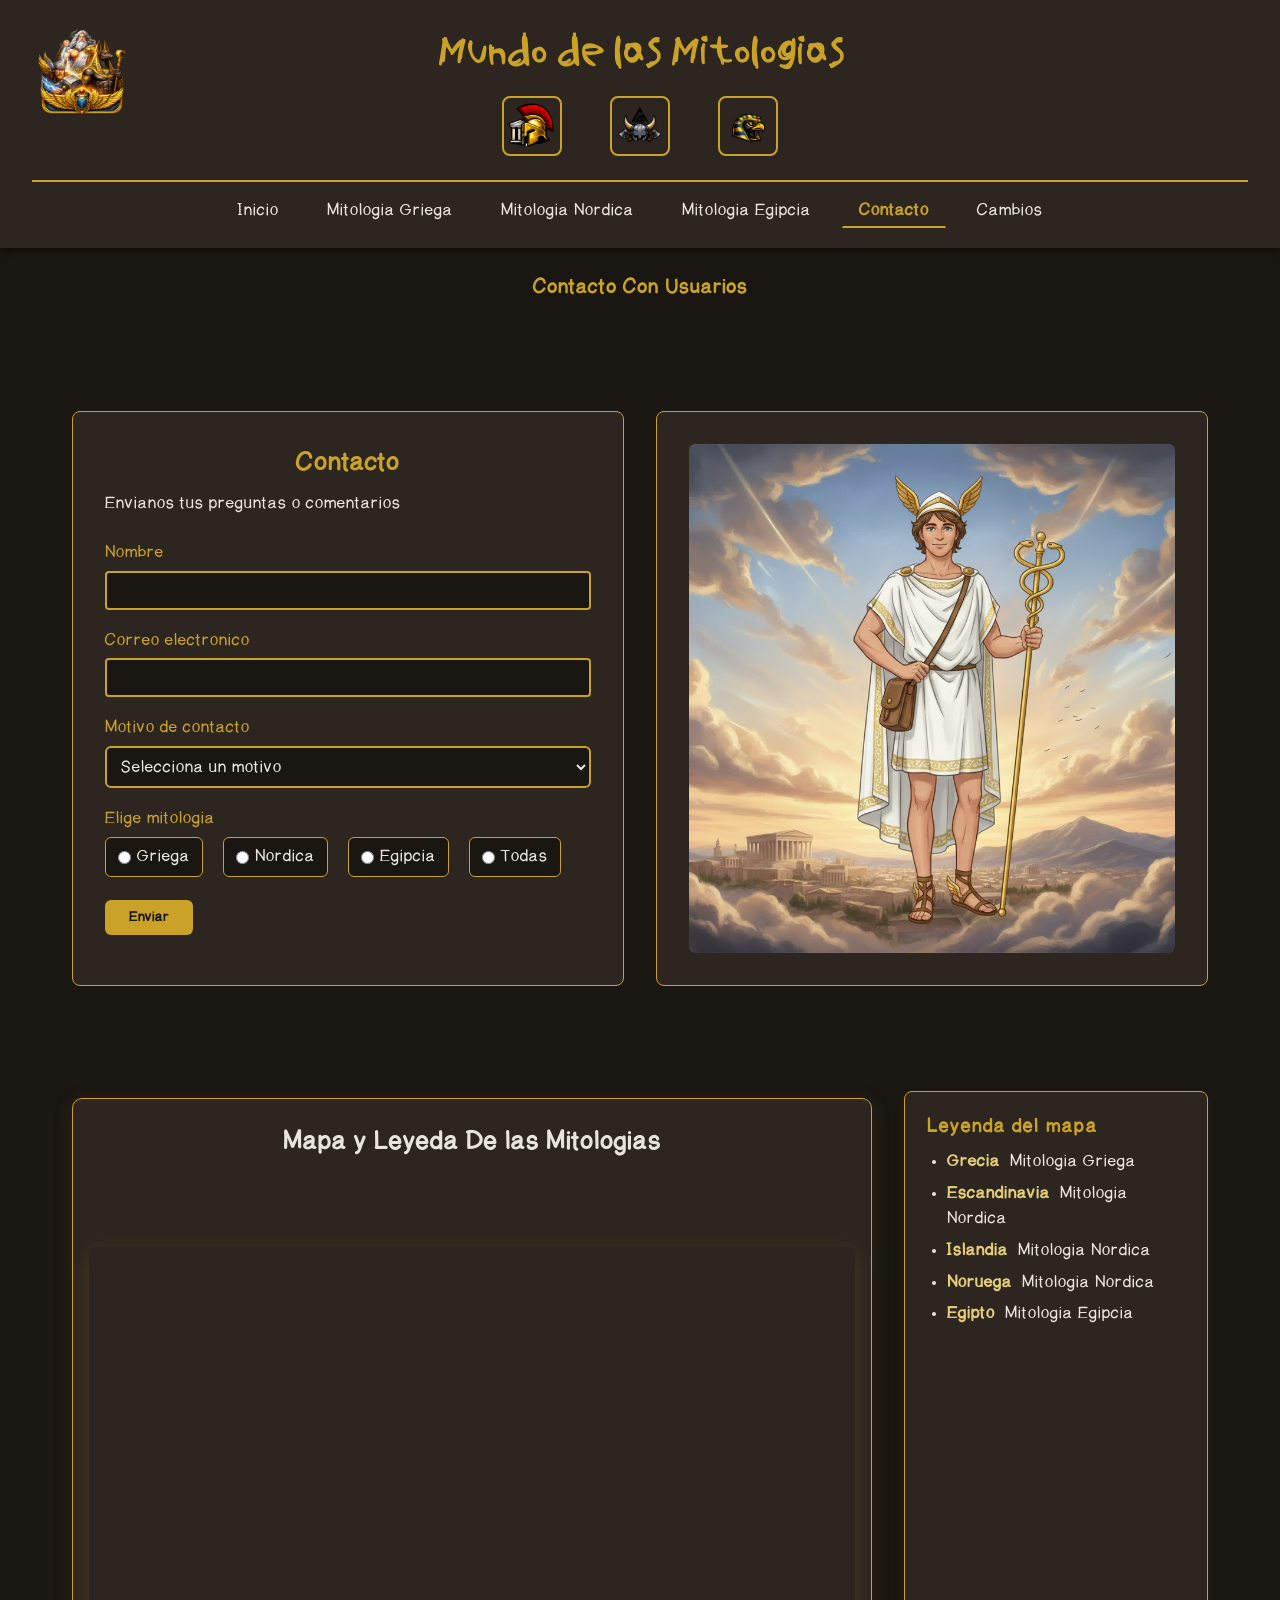
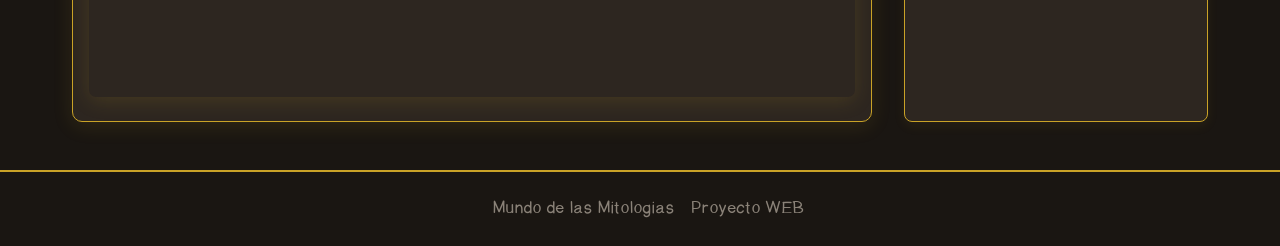
<file: contacto/contacto.html>
<!DOCTYPE html>
<html lang="es">

<head>
    <meta charset="UTF-8">
    <meta name="viewport" content="width=device-width, initial-scale=1.0">
    <link rel="shortcut icon" href="../img/favicon.png" type="image/x-icon">
    <link rel="stylesheet" href="../.css/estilo.css">
    <title>Mundo de las Mitologias</title>
</head>

<body>
    <!-- CABECERA -->
    <header>
        <div class="logo-header"> <!-- LOGO -->
            <img src="../img/favicon.png" alt="Logo Mundo de las Mitologias">
        </div>
        <h1 class="titulo-principal">Mundo de las Mitologias</h1>
        <!-- ICONOS PRINCIPALES -->
        <div class="iconos-header">
            <div class="icono icono-griego" title="Mitologia Griega"></div>
            <div class="icono icono-nordico" title="Mitologia Nordica"></div>
            <div class="icono icono-egipcio" title="Mitologia Egipcia"></div>
        </div>
        <nav class="navbar">
            <!-- MENU WEB -->
            <ul>
                <li><a href="../index.html">Inicio</a></li>
                <li><a href="../griega/griega.html">Mitologia Griega</a></li>
                <li><a href="../nordica/nordica.html">Mitologia Nordica</a></li>
                <li><a href="../egipcia/egipcia.html">Mitologia Egipcia</a></li>
                <li><a href="contacto.html" class="activo">Contacto</a></li>
                <li><a href="../feed.xml">Cambios</a></li>
            </ul>
        </nav>
    </header>

    <main>
        <!-- CONTENIDO PAGINA -->
        <br>
        <h3 style="text-align: center; color: #c9a227;">Contacto Con Usuarios</h3>
        <div class="contenedor-columnas">
            <!-- FORMULARIO CONTACTO -->
            <div class="contacto-preview">
                <h2>Contacto</h2>
                <p>Envianos tus preguntas o comentarios</p>
                <form class="formulario-contacto" action="#" method="post" autocomplete="on">
                    <div>
                        <label for="nombre">Nombre:</label>
                        <input type="text" id="nombre" name="nombre" required>
                    </div>
                    <div>
                        <label for="correo">Correo electronico:</label>
                        <input type="email" id="correo" name="correo" required>
                    </div>
                    <div>
                        <label for="motivo">Motivo de contacto:</label>
                        <select id="motivo" name="motivo" required>
                            <option value="" disabled selected>Selecciona un motivo</option>
                            <option value="consulta">Consulta</option>
                            <option value="comentario">Comentario</option>
                            <option value="sugerencia">Sugerencia</option>
                            <option value="otro">Otro</option>
                        </select>
                    </div>
                    <div>
                        <label>Elige mitologia:</label>
                        <div class="grupo-mitologia">
                            <label>
                                <input type="radio" name="mitologia" value="griega" required>
                                Griega
                            </label>
                            <label>
                                <input type="radio" name="mitologia" value="nordica">
                                Nordica
                            </label>
                            <label>
                                <input type="radio" name="mitologia" value="egipcia">
                                Egipcia
                            </label>
                            <label>
                                <input type="radio" name="mitologia" value="todas">
                                Todas
                            </label>
                        </div>
                    </div>
                    <div>
                        <button class="btn" type="submit">Enviar</button>
                    </div>
                </form>
            </div>
            <!-- IMAGEN HERMES -->
            <div class="tarjeta-hermes">
                <img class="img-hermes" src="../img/Hermes.png" alt="Hermes mensajero">
            </div>
        </div>

        <!-- MAPA DE UBICACIÓN REFERENTE A LAS MITOLOGÍAS -->
        <div class="contenedor-columnas">
            <div class="mapa-contacto">
                <h2>Mapa y Leyeda De las Mitologias</h2>
                <br>
                <!-- MAPA GOOGLE -->
                <iframe id="mapa"
                    src="https://www.google.com/maps/embed?pb=!1m18!1m12!1m3!1d48841587.69317941!2d-18.558331368037358!3d41.654576647821365!2m3!1f0!2f0!3f0!3m2!1i1024!2i768!4f13.1!3m3!1m2!1s0x46ed8886cfadda85%3A0x72ef99e6b3fcf079!2sEuropa!5e0!3m2!1ses!2ses!4v1771088539968!5m2!1ses!2ses"
                    width="600" height="450" style="border:0;" allowfullscreen="" loading="lazy"
                    referrerpolicy="no-referrer-when-downgrade"></iframe>

            </div>
            <!-- LEYENDA -->
            <div class="leyenda">
                <strong>
                    Leyenda del mapa:
                </strong>
                
                <ul>
                    <li><span id="grecia">Grecia</span>: Mitologia Griega</li>
                    <li><span id="escandinavia">Escandinavia</span>: Mitologia Nordica</li>
                    <li><span id="islandia">Islandia</span>: Mitologia Nordica</li>
                    <li><span id="noruega">Noruega</span>: Mitologia Nordica</li>
                    <li><span id="egipto">Egipto</span>: Mitologia Egipcia</li>
                </ul>
            </div>
        </div>
    </main>

    <!-- PIE DE PÁGINA -->
    <footer>
        <p>&copy; Mundo de las Mitologias - Proyecto WEB</p>
    </footer>
    <script src="../.js/interactive-map.js"></script>
</body>

</html>
</file>
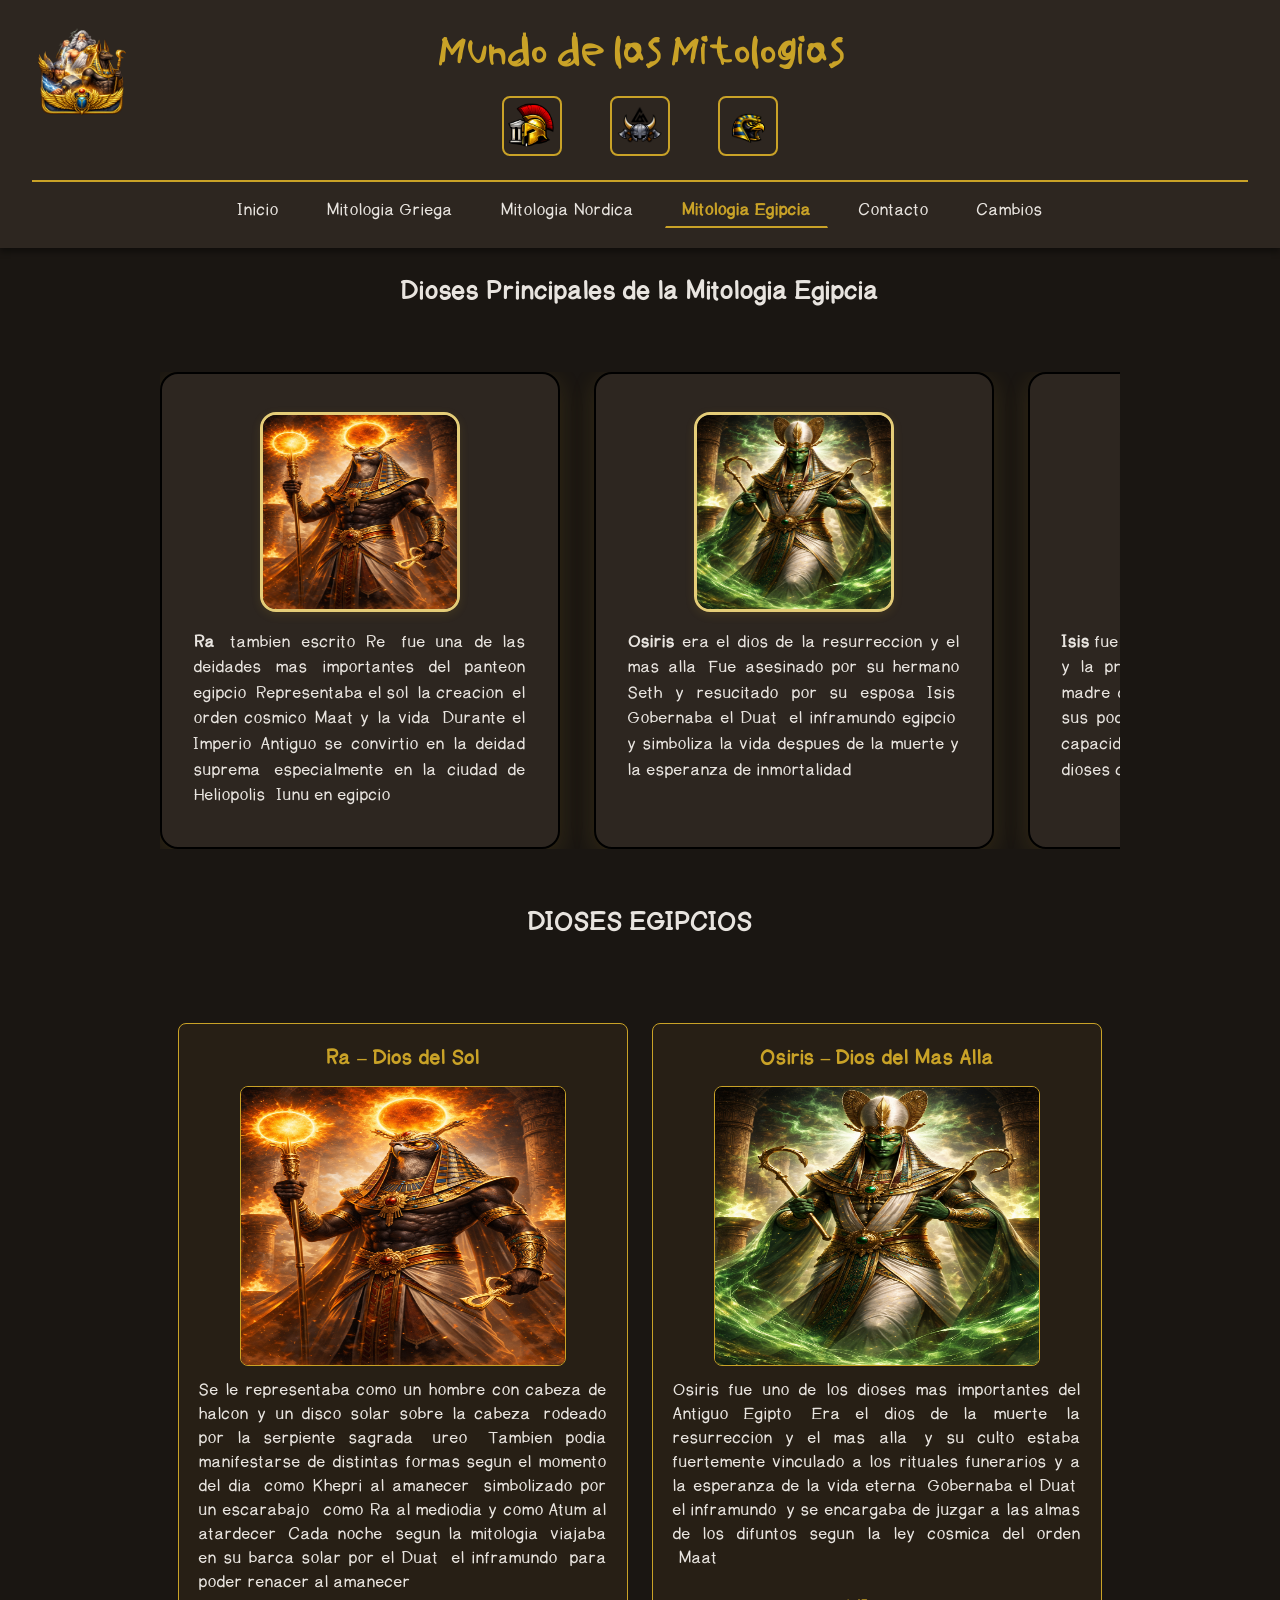
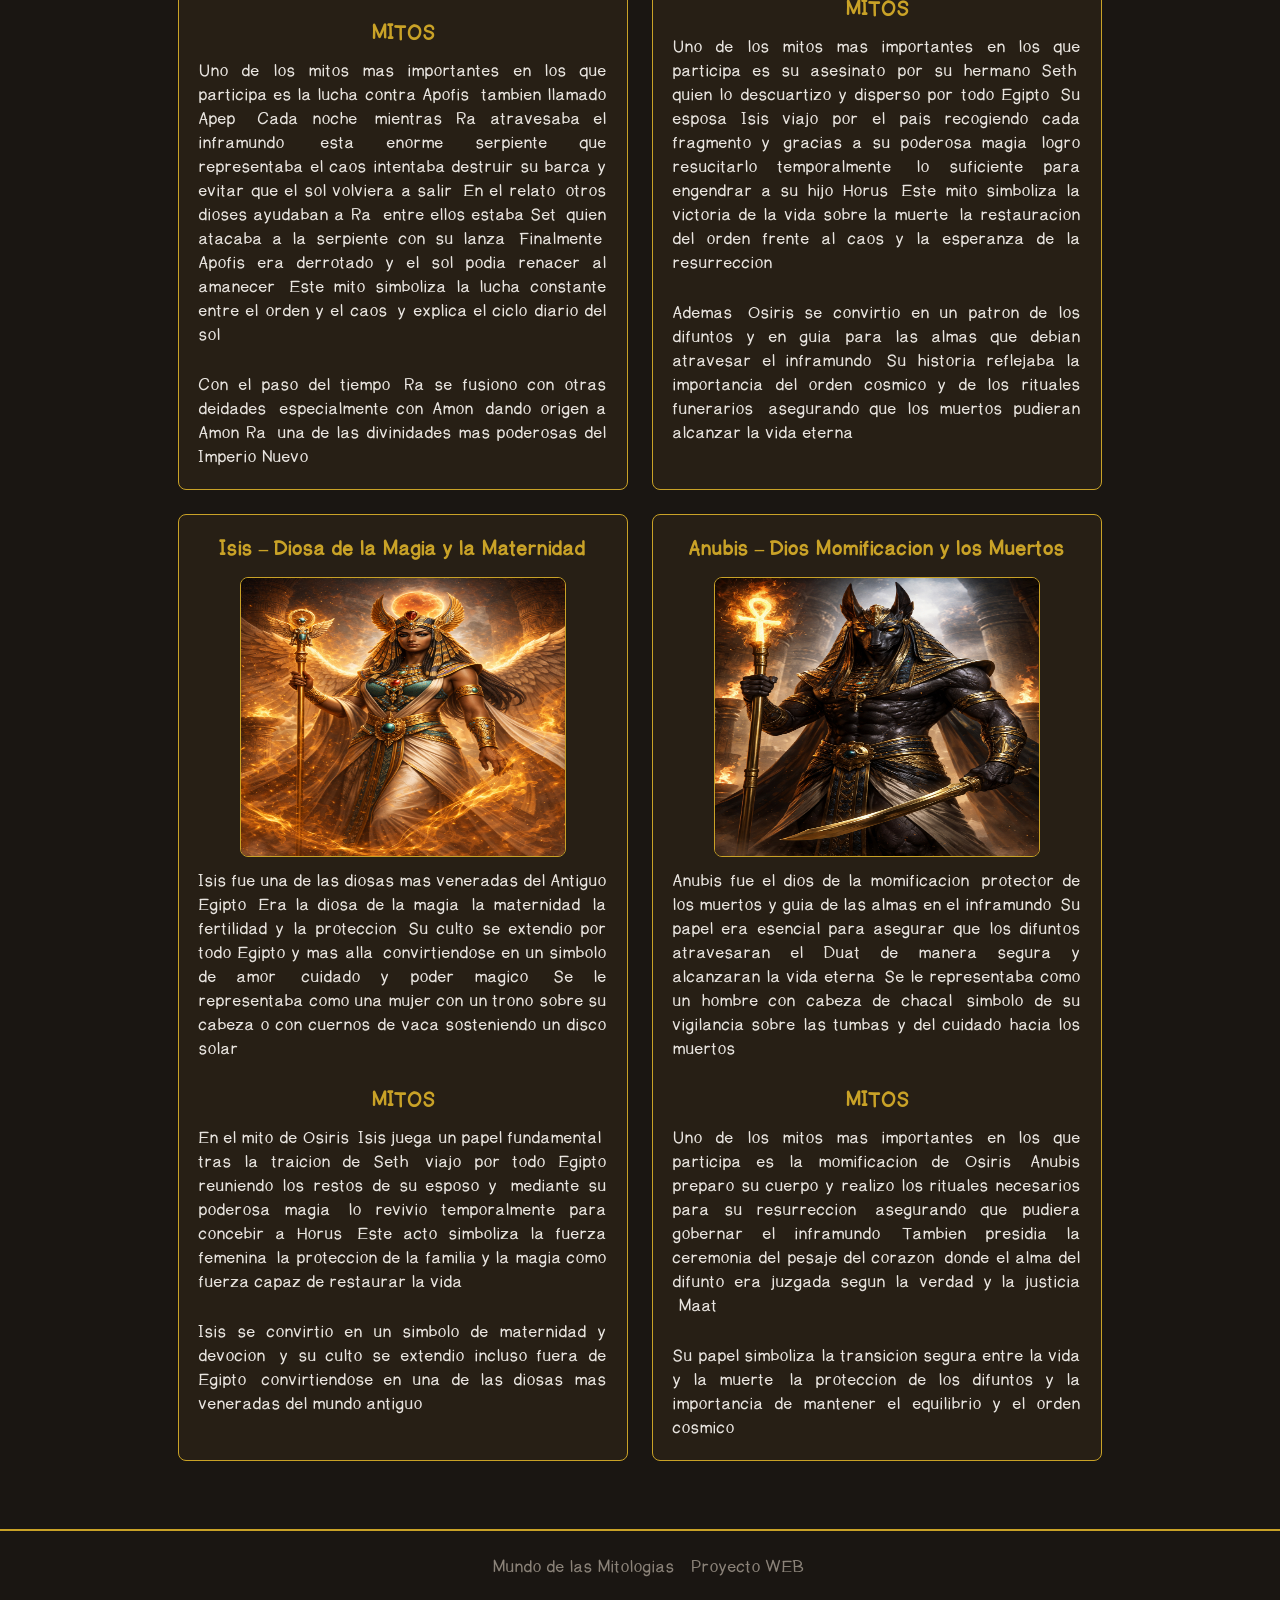
<file: egipcia/egipcia.html>
<!DOCTYPE html>
<html lang="es">

<head>
    <meta charset="UTF-8">
    <meta name="viewport" content="width=device-width, initial-scale=1.0">
    <link rel="shortcut icon" href="../img/favicon.png" type="image/x-icon">
    <link rel="stylesheet" href="../.css/estilo.css">
    
    <title>Mundo de las Mitologias</title>
</head>

<body>
    <!-- CABECERA -->
    <header>
        <h1 class="titulo-principal">Mundo de las Mitologias</h1>
        <div class="logo-header">
            <img src="../img/favicon.png" alt="Logo Mundo de las Mitologias">
        </div>
        <!-- ICONOS PRINCIPALES -->
        <div class="iconos-header">
            <div class="icono icono-griego" title="Mitologia Griega"></div>
            <div class="icono icono-nordico" title="Mitologia Nordica"></div>
            <div class="icono icono-egipcio" title="Mitologia Egipcia"></div>
        </div>
        <!-- MENU WEB -->
        <nav class="navbar">
            <ul>
                <li><a href="../index.html">Inicio</a></li>
                <li><a href="../griega/griega.html">Mitologia Griega</a></li>
                <li><a href="../nordica/nordica.html">Mitologia Nordica</a></li>
                <li><a href="egipcia.html" class="activo">Mitologia Egipcia</a></li>
                <li><a href="../contacto/contacto.html">Contacto</a></li>
                <li><a href="../feed.xml">Cambios</a></li>
            </ul>
        </nav>
    </header>
    <!-- CARRUSEL DIOSES -->
    <div>
        <br>
        <h2>Dioses Principales de la Mitologia Egipcia</h2>
        <ul class="slider">
            <li>
                <img src="../img/ra.png" alt="Ra - Dios del Sol">
                <p><strong>Ra</strong> (tambien escrito Re) fue una de las deidades mas importantes del panteon
                    egipcio. Representaba el sol, la creacion, el orden cosmico Maat y la vida. Durante el
                    Imperio Antiguo se convirtio en la deidad suprema, especialmente en la ciudad de Heliopolis (Iunu en
                    egipcio).</p>
            </li>
            <li>
                <img src="../img/osiris.png" alt="Osiris - Dios de la Resurreccion">
                <p><strong>Osiris</strong> era el dios de la resurreccion y el mas alla. Fue asesinado por su hermano
                    Seth y resucitado por su esposa Isis. Gobernaba el Duat, el inframundo egipcio, y simboliza la vida
                    despues de la muerte y la esperanza de inmortalidad.</p>
            </li>
            <li>
                <img src="../img/iris.png" alt="Isis - Diosa de la Magia">
                <p><strong>Isis</strong> fue la diosa de la magia, la maternidad y la proteccion. Esposa fiel de Osiris
                    y madre devota de Horus, fue venerada por sus poderes magicos, su compasion y su capacidad de
                    proteccion tanto de los dioses como de los humanos.</p>
            </li>
            <li>
                <img src="../img/anubis.png" alt="Anubis - Dios de los muertos">
                <p> <strong>Anubis</strong>, representado con cabeza de chacal, era el protector de las tumbas y dios de
                    la momificacion. Se encargaba de guiar las almas al mas alla y supervisaba el pesaje del corazon
                    para determinar la pureza del difunto.</p>
            </li>
        </ul>
        <br>
        <h2>DIOSES EGIPCIOS</h2>
        <div class="dioses">
            <div>
                <h3>Ra – Dios del Sol</h3>
                <img src="../img/ra.png" alt="Ra - Dios del Sol">
                <p>Se le representaba como un hombre con cabeza de halcon y un disco solar sobre la cabeza, rodeado por
                    la serpiente sagrada (ureo). Tambien podia manifestarse de distintas formas segun el momento del
                    dia: como Khepri al amanecer (simbolizado por un escarabajo), como Ra al mediodia y como Atum al
                    atardecer. Cada noche, segun la mitologia, viajaba en su barca solar por el Duat (el inframundo)
                    para poder renacer al amanecer.</p>
                <br>
                <h3>MITOS</h3>
                <p>Uno de los mitos mas importantes en los que participa es la lucha contra Apofis (tambien llamado
                    Apep). Cada noche, mientras Ra atravesaba el inframundo, esta enorme serpiente que representaba el
                    caos intentaba destruir su barca y evitar que el sol volviera a salir. En el relato, otros dioses
                    ayudaban a Ra; entre ellos estaba Set, quien atacaba a la serpiente con su lanza. Finalmente, Apofis
                    era derrotado y el sol podia renacer al amanecer. Este mito simboliza la lucha constante entre el
                    orden y el caos, y explica el ciclo diario del sol.</p>
                <br>
                <p>
                    Con el paso del tiempo, Ra se fusiono con otras deidades, especialmente con Amon, dando origen a
                    Amon-Ra, una de las divinidades mas poderosas del Imperio Nuevo.</p>
            </div>

            <div>
                <h3>Osiris – Dios del Mas Alla</h3>
                <img src="../img/osiris.png" alt="Osiris - Dios del Mas Alla">
                <p>Osiris fue uno de los dioses mas importantes del Antiguo Egipto. Era el dios de la muerte, la
                    resurreccion y el mas alla, y su culto estaba fuertemente vinculado a los rituales funerarios y a la
                    esperanza de la vida eterna. Gobernaba el Duat, el inframundo, y se encargaba de juzgar a las almas
                    de los difuntos segun la ley cosmica del orden (Maat).</p>
                <br>
                <h3>MITOS</h3>
                <p>Uno de los mitos mas importantes en los que participa es su asesinato por su hermano Seth, quien lo
                    descuartizo y disperso por todo Egipto. Su esposa Isis viajo por el pais recogiendo cada fragmento
                    y, gracias a su poderosa magia, logro resucitarlo temporalmente, lo suficiente para engendrar a su
                    hijo Horus. Este mito simboliza la victoria de la vida sobre la muerte, la restauracion del orden
                    frente al caos y la esperanza de la resurreccion.</p>
                <br>
                <p>Ademas, Osiris se convirtio en un patron de los difuntos y en guia para las almas que debian
                    atravesar el inframundo. Su historia reflejaba la importancia del orden cosmico y de los rituales
                    funerarios, asegurando que los muertos pudieran alcanzar la vida eterna.</p>
            </div>
            
            <div>
                <h3>Isis – Diosa de la Magia y la Maternidad</h3>
                <img src="../img/iris.png" alt="Isis - Diosa de la Magia y la Maternidad">
                <p>Isis fue una de las diosas mas veneradas del Antiguo Egipto. Era la diosa de la magia, la maternidad,
                    la fertilidad y la proteccion. Su culto se extendio por todo Egipto y mas alla, convirtiendose en un
                    simbolo de amor, cuidado y poder magico. Se le representaba como una mujer con un trono sobre su
                    cabeza o con cuernos de vaca sosteniendo un disco solar.</p>
                <br>
                <h3>MITOS</h3>
                <p>En el mito de Osiris, Isis juega un papel fundamental: tras la traicion de Seth, viajo por todo
                    Egipto reuniendo los restos de su esposo y, mediante su poderosa magia, lo revivio temporalmente
                    para concebir a Horus. Este acto simboliza la fuerza femenina, la proteccion de la familia y la
                    magia como fuerza capaz de restaurar la vida.</p>
                <br>
                <p>Isis se convirtio en un simbolo de maternidad y devocion, y su culto se extendio incluso fuera de
                    Egipto, convirtiendose en una de las diosas mas veneradas del mundo antiguo.</p>
            </div>

            <div>
                <h3>Anubis – Dios Momificacion y los Muertos</h3>
                <img src="../img/anubis.png" alt="Anubis - Dios de la Momificacion y los Muertos">
                <p>Anubis fue el dios de la momificacion, protector de los muertos y guia de las almas en el inframundo.
                    Su papel era esencial para asegurar que los difuntos atravesaran el Duat de manera segura y
                    alcanzaran la vida eterna. Se le representaba como un hombre con cabeza de chacal, simbolo de su
                    vigilancia sobre las tumbas y del cuidado hacia los muertos.</p>
                <br>
                <h3>MITOS</h3>
                <p>Uno de los mitos mas importantes en los que participa es la momificacion de Osiris. Anubis preparo su
                    cuerpo y realizo los rituales necesarios para su resurreccion, asegurando que pudiera gobernar el
                    inframundo. Tambien presidia la ceremonia del pesaje del corazon, donde el alma del difunto era
                    juzgada segun la verdad y la justicia (Maat).</p>
                <br>
                <p>Su papel simboliza la transicion segura entre la vida y la muerte, la proteccion de los difuntos y la
                    importancia de mantener el equilibrio y el orden cosmico.</p>
            </div>
        </div>
        <footer>
            <p>&copy; Mundo de las Mitologias - Proyecto WEB</p>
        </footer>
</body>

</html>
</file>
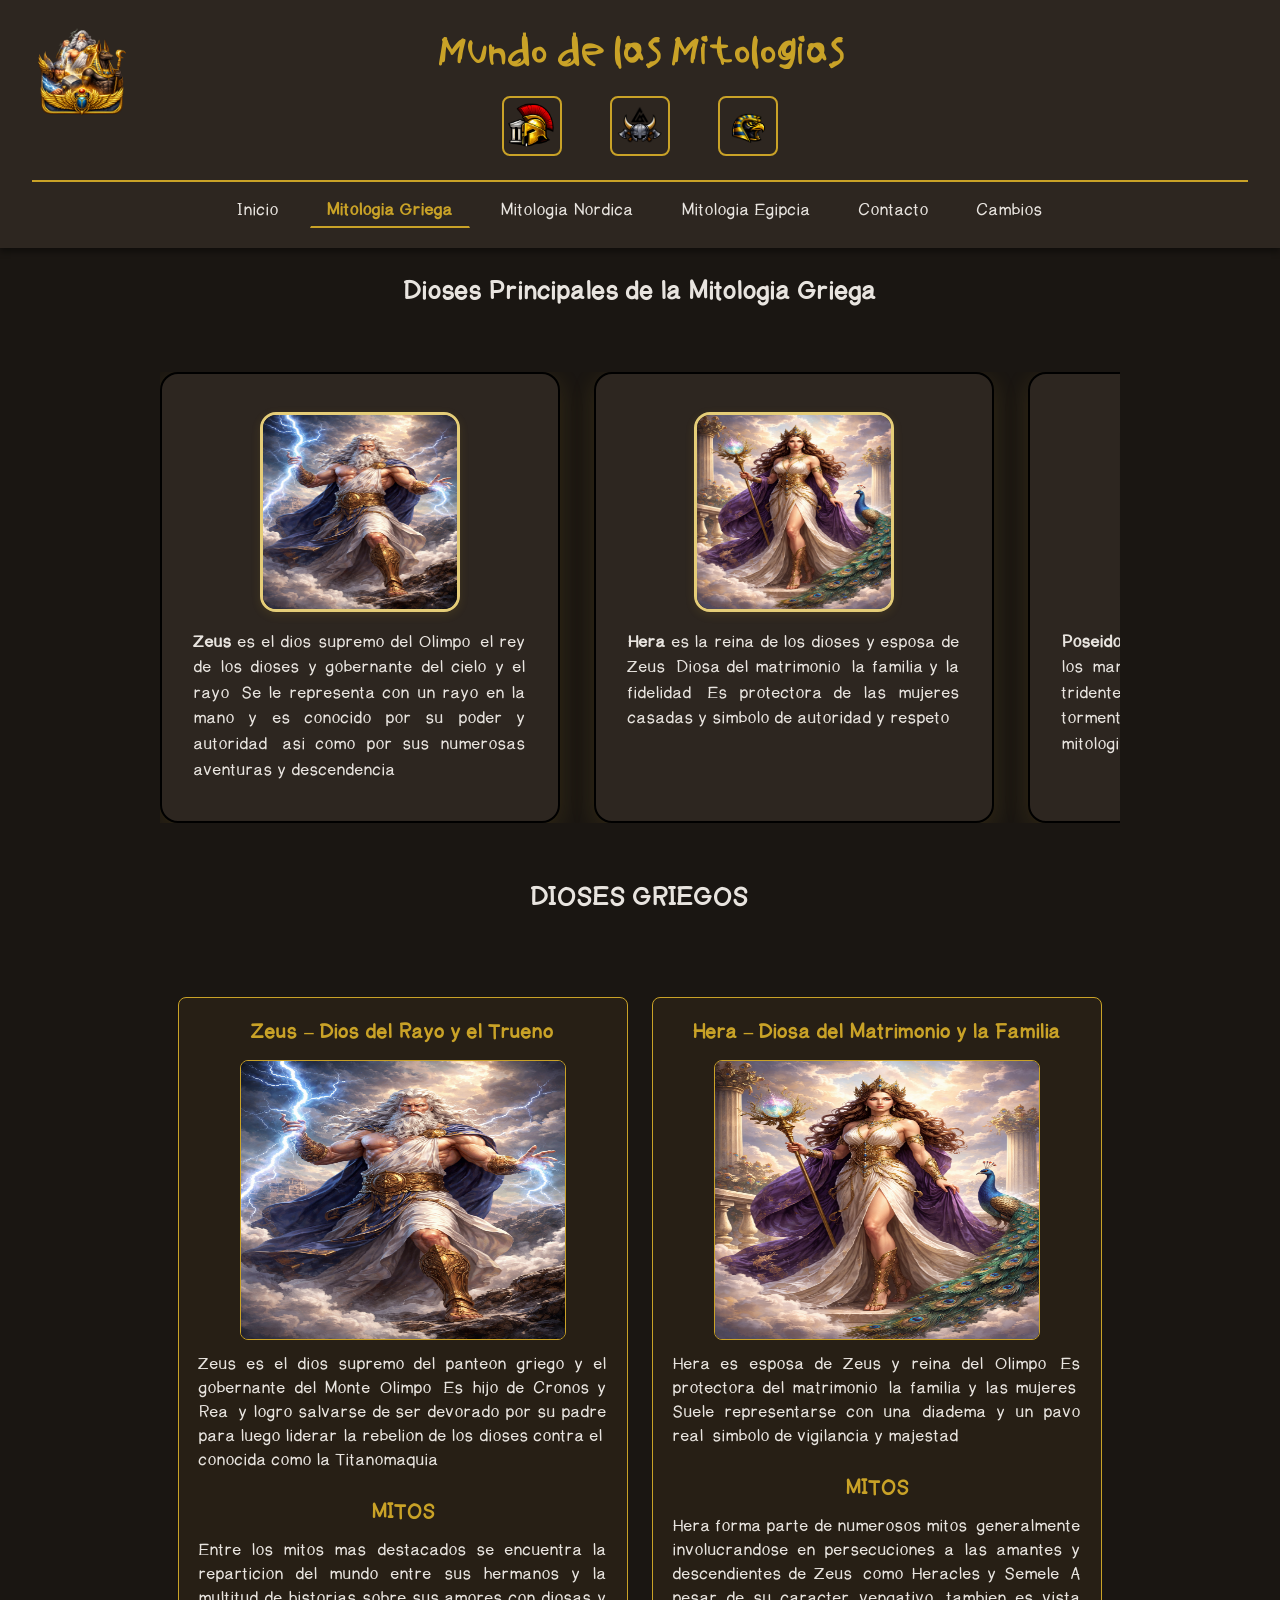
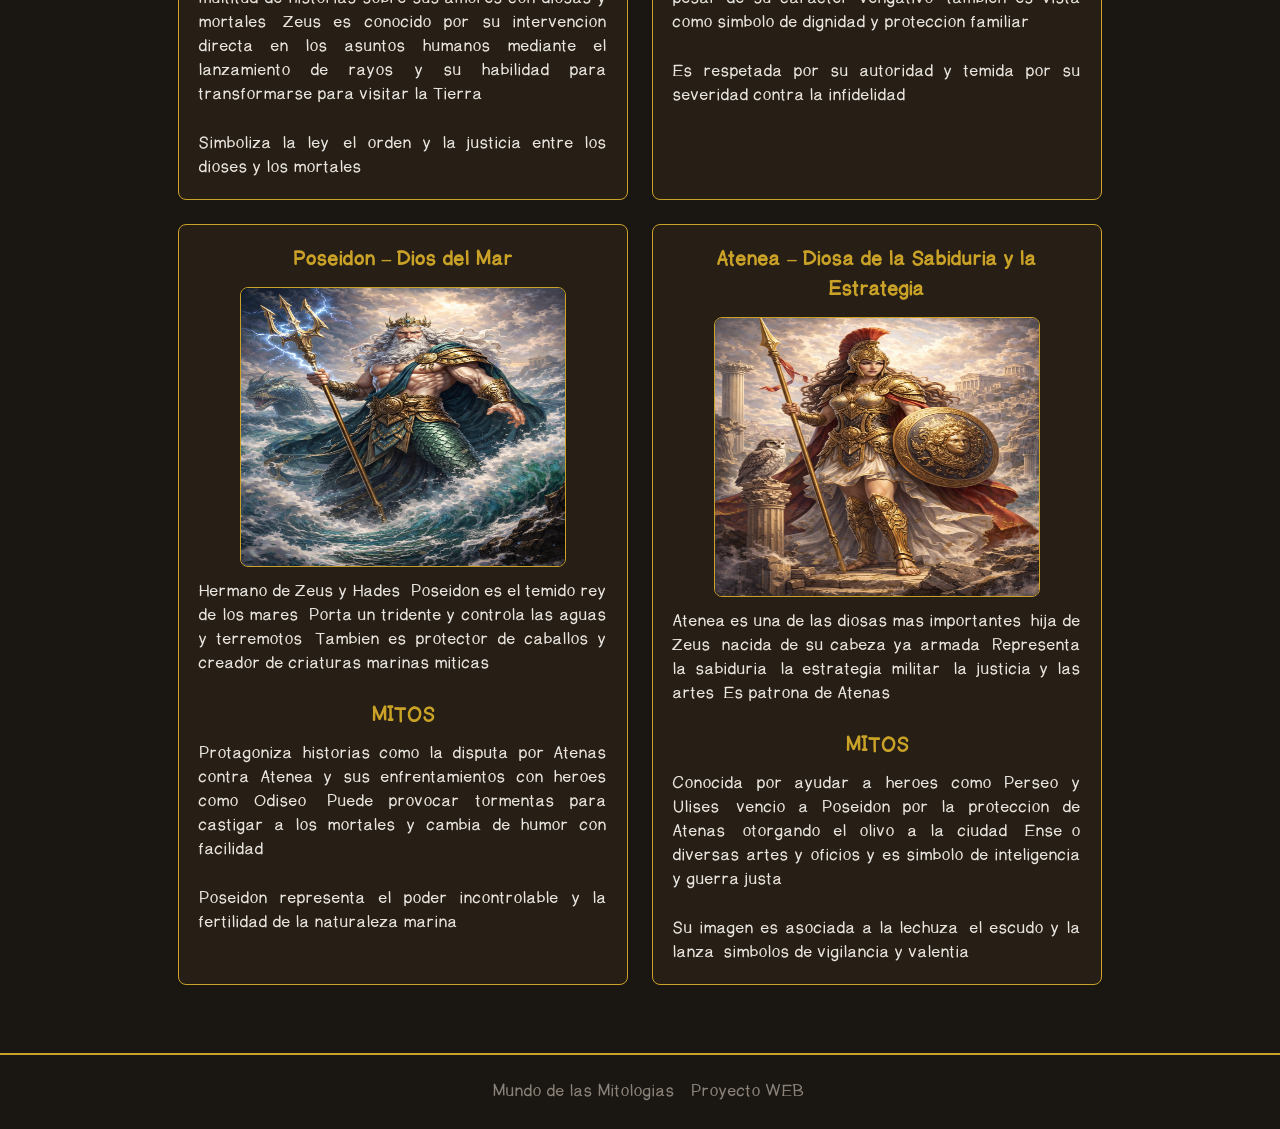
<file: griega/griega.html>
<!DOCTYPE html>
<html lang="es">

<head>
    <meta charset="UTF-8">
    <meta name="viewport" content="width=device-width, initial-scale=1.0">
    <link rel="shortcut icon" href="../img/favicon.png" type="image/x-icon">
    <link rel="stylesheet" href="../.css/estilo.css">
    <title>Mundo de las Mitologias</title>
</head>

<body>
    <!-- CABECERA -->
    <header>
        <h1 class="titulo-principal">Mundo de las Mitologias</h1>
        <div class="logo-header">
            <img src="../img/favicon.png" alt="Logo Mundo de las Mitologias">
        </div>
        <!-- ICONOS PRINCIPALES -->
        <div class="iconos-header">
            <div class="icono icono-griego" title="Mitologia Griega"></div>
            <div class="icono icono-nordico" title="Mitologia Nordica"></div>
            <div class="icono icono-egipcio" title="Mitologia Egipcia"></div>
        </div>
        <!-- MENU WEB -->
        <nav class="navbar">
            <ul>
                <li><a href="../index.html">Inicio</a></li>
                <li><a href="griega.html" class="activo">Mitologia Griega</a></li>
                <li><a href="../nordica/nordica.html">Mitologia Nordica</a></li>
                <li><a href="../egipcia/egipcia.html">Mitologia Egipcia</a></li>
                <li><a href="../contacto/contacto.html">Contacto</a></li>
                <li><a href="../feed.xml">Cambios</a></li>
            </ul>
        </nav>
    </header>
    <!-- CARRUSEL DIOSES -->
    <div>
        <br>
        <h2>Dioses Principales de la Mitologia Griega</h2>
        <ul class="slider">
            <li>
                <img src="../img/zeus.png" alt="Zeus - Dios del rayo y el trueno">
                <p><strong>Zeus</strong> es el dios supremo del Olimpo, el rey de los dioses y gobernante del cielo y el
                    rayo. Se le representa con un rayo en la mano y es conocido por su poder y autoridad, asi como por
                    sus numerosas aventuras y descendencia.</p>
            </li>
            <li>
                <img src="../img/hera.png" alt="Hera - Diosa del matrimonio">
                <p><strong>Hera</strong> es la reina de los dioses y esposa de Zeus. Diosa del matrimonio, la familia y
                    la fidelidad. Es protectora de las mujeres casadas y simbolo de autoridad y respeto.</p>
            </li>
            <li>
                <img src="../img/poseidon.png" alt="Poseidon - Dios del mar">
                <p><strong>Poseidon</strong> es el hermano de Zeus y dios de los mares, rios y terremotos. Maneja un
                    tridente poderoso capaz de provocar tormentas en el mar y es esencial en la mitologia griega.</p>
            </li>
            <li>
                <img src="../img/athenea.png" alt="Atenea - Diosa de la sabiduria">
                <p><strong>Atenea</strong> es la diosa de la sabiduria, la estrategia y las artes. Hija de Zeus, nacio
                    completamente armada de su cabeza y es defensora de Atenas, la ciudad que lleva su nombre.</p>
            </li>
        </ul>
        <br>
        <h2>DIOSES GRIEGOS</h2>
        <div class="dioses">
            <div>
                <h3>Zeus – Dios del Rayo y el Trueno</h3>
                <img src="../img/zeus.png" alt="Zeus - Dios del Rayo y el Trueno">
                <p>Zeus es el dios supremo del panteon griego y el gobernante del Monte Olimpo. Es hijo de Cronos y Rea,
                    y logro salvarse de ser devorado por su padre para luego liderar la rebelion de los dioses contra
                    el, conocida como la Titanomaquia.</p>
                <br>
                <h3>MITOS</h3>
                <p>Entre los mitos mas destacados se encuentra la reparticion del mundo entre sus hermanos y la multitud
                    de historias sobre sus amores con diosas y mortales. Zeus es conocido por su intervencion directa en
                    los asuntos humanos mediante el lanzamiento de rayos y su habilidad para transformarse para visitar
                    la Tierra.</p>
                <br>
                <p>Simboliza la ley, el orden y la justicia entre los dioses y los mortales.</p>
            </div>
            <div>
                <h3>Hera – Diosa del Matrimonio y la Familia</h3>
                <img src="../img/hera.png" alt="Hera - Diosa del Matrimonio y la Familia">
                <p>Hera es esposa de Zeus y reina del Olimpo. Es protectora del matrimonio, la familia y las mujeres.
                    Suele representarse con una diadema y un pavo real, simbolo de vigilancia y majestad.</p>
                <br>
                <h3>MITOS</h3>
                <p>Hera forma parte de numerosos mitos, generalmente involucrandose en persecuciones a las amantes y
                    descendientes de Zeus, como Heracles y Semele. A pesar de su caracter vengativo, tambien es vista
                    como simbolo de dignidad y proteccion familiar.</p>
                <br>
                <p>Es respetada por su autoridad y temida por su severidad contra la infidelidad.</p>
            </div>
            <div>
                <h3>Poseidon – Dios del Mar</h3>
                <img src="../img/poseidon.png" alt="Poseidon - Dios del Mar">
                <p>Hermano de Zeus y Hades, Poseidon es el temido rey de los mares. Porta un tridente y controla las
                    aguas y terremotos. Tambien es protector de caballos y creador de criaturas marinas miticas.</p>
                <br>
                <h3>MITOS</h3>
                <p>Protagoniza historias como la disputa por Atenas contra Atenea y sus enfrentamientos con heroes como
                    Odiseo. Puede provocar tormentas para castigar a los mortales y cambia de humor con facilidad.</p>
                <br>
                <p>Poseidon representa el poder incontrolable y la fertilidad de la naturaleza marina.</p>
            </div>
            <div>
                <h3>Atenea – Diosa de la Sabiduria y la Estrategia</h3>
                <img src="../img/athenea.png" alt="Atenea - Diosa de la Sabiduria y la Estrategia">
                <p>Atenea es una de las diosas mas importantes, hija de Zeus, nacida de su cabeza ya armada. Representa
                    la sabiduria, la estrategia militar, la justicia y las artes. Es patrona de Atenas.</p>
                <br>
                <h3>MITOS</h3>
                <p>Conocida por ayudar a heroes como Perseo y Ulises, vencio a Poseidon por la proteccion de Atenas,
                    otorgando el olivo a la ciudad. Enseño diversas artes y oficios y es simbolo de inteligencia y
                    guerra justa.</p>
                <br>
                <p>Su imagen es asociada a la lechuza, el escudo y la lanza, simbolos de vigilancia y valentia.</p>
            </div>
        </div>
        <footer>
            <p>&copy; Mundo de las Mitologias - Proyecto WEB</p>
        </footer>
    </div>
</body>

</html>
</file>
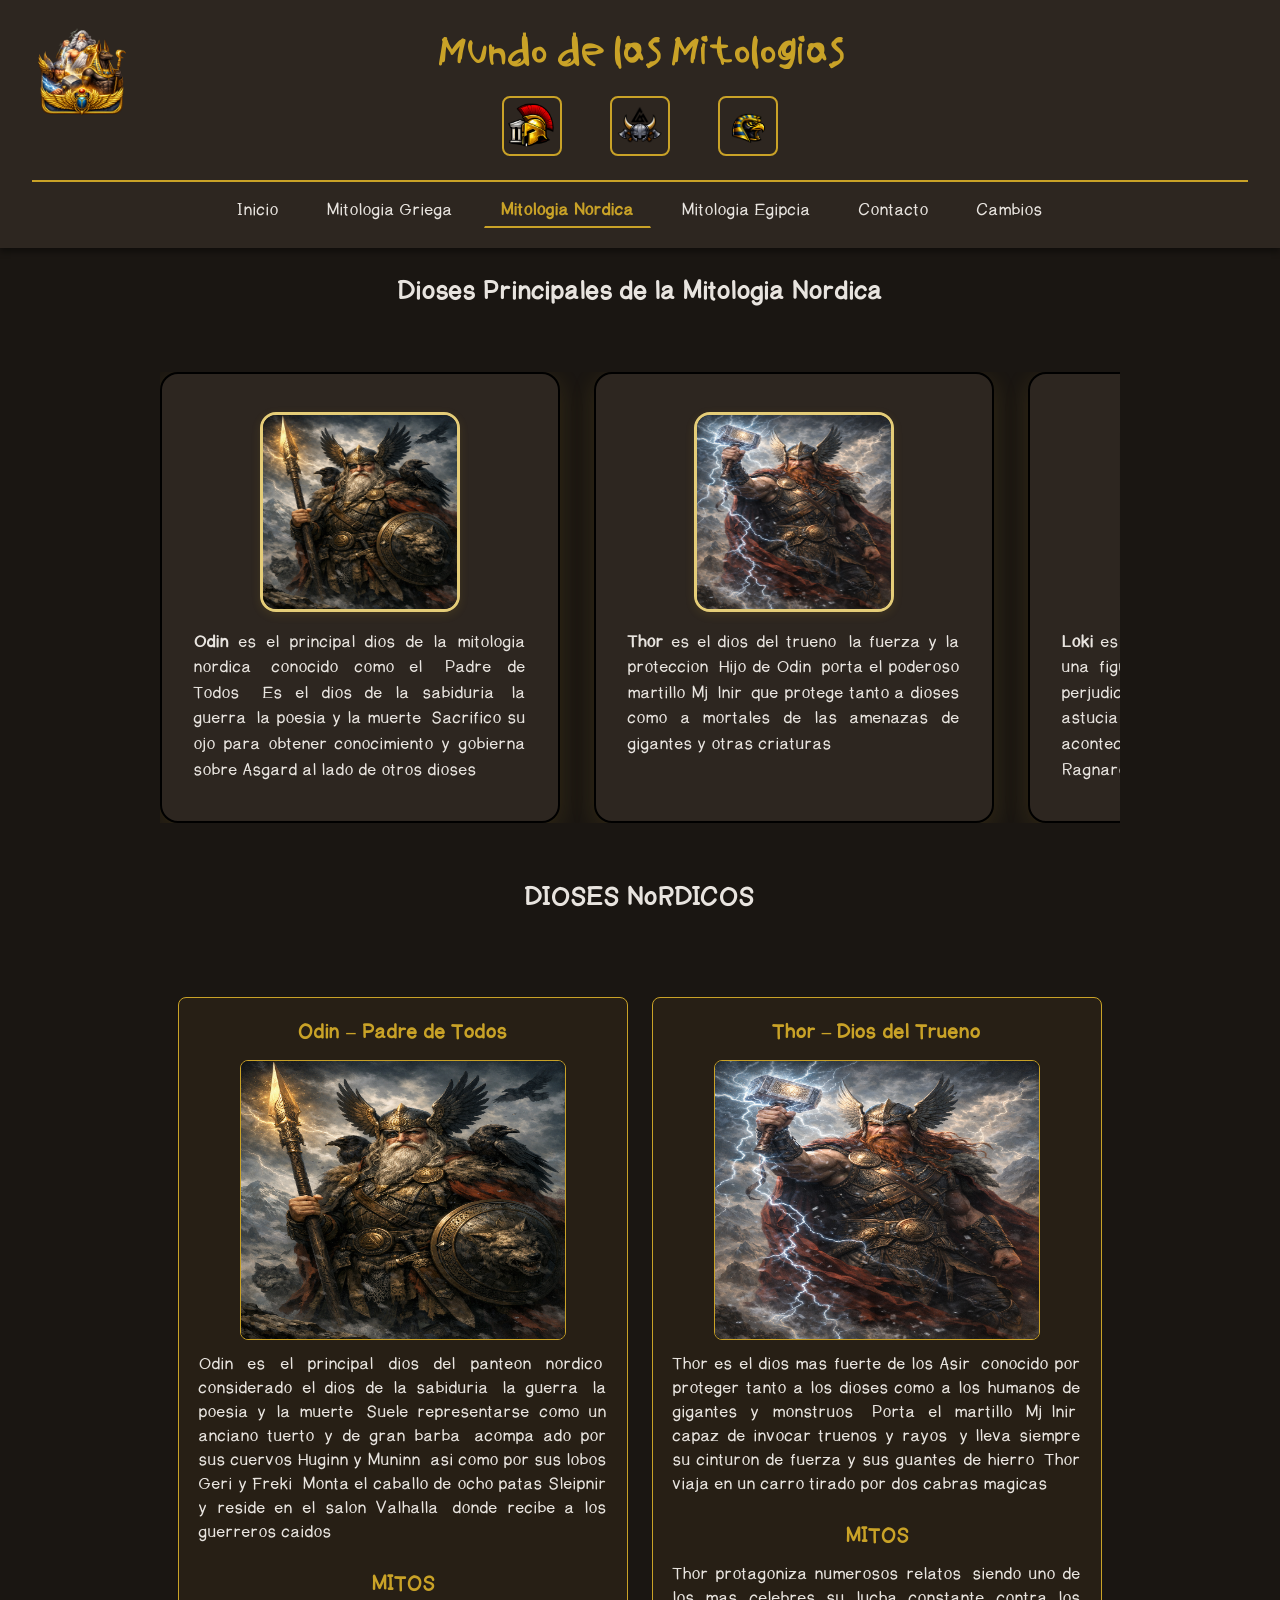
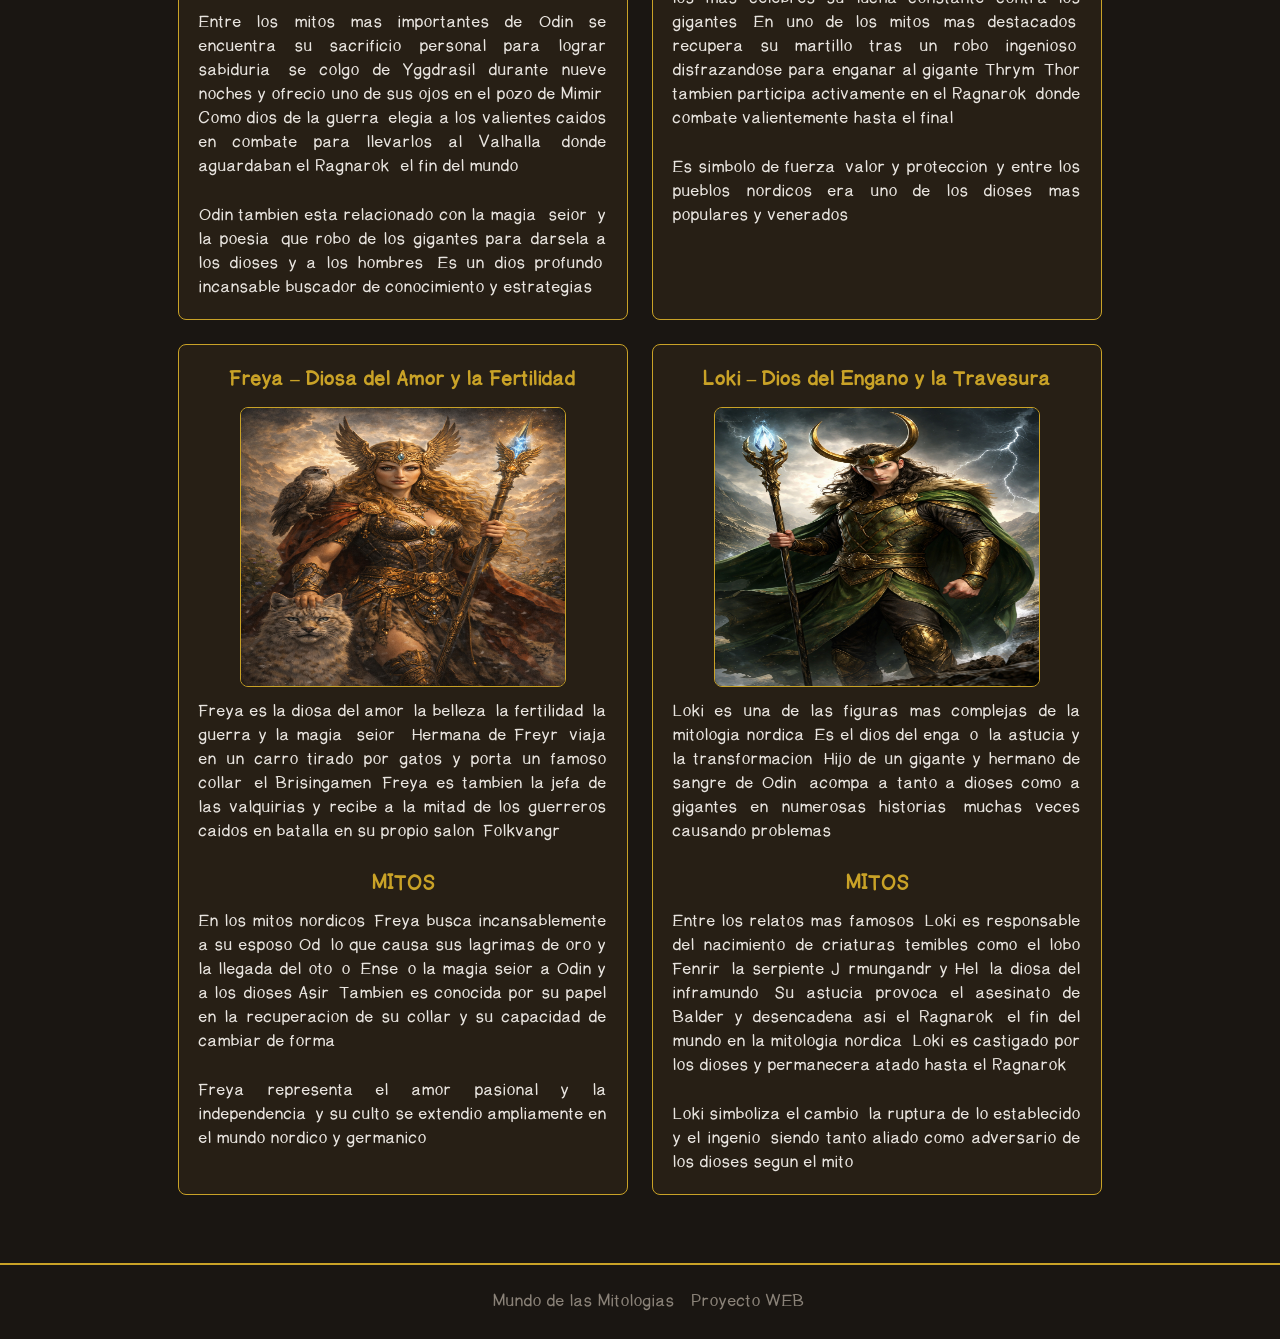
<file: nordica/nordica.html>
<!DOCTYPE html>
<html lang="es">

<head>
    <meta charset="UTF-8">
    <meta name="viewport" content="width=device-width, initial-scale=1.0">
    <link rel="shortcut icon" href="../img/favicon.png" type="image/x-icon">
    <link rel="stylesheet" href="../.css/estilo.css">
    <title>Mundo de las Mitologias</title>
</head>

<body>
    <!-- CABECERA -->
    <header>
        <h1 class="titulo-principal">Mundo de las Mitologias</h1>
        <div class="logo-header">
            <img src="../img/favicon.png" alt="Logo Mundo de las Mitologias">
        </div>
        <!-- ICONOS PRINCIPALES -->
        <div class="iconos-header">
            <div class="icono icono-griego" title="Mitologia Griega"></div>
            <div class="icono icono-nordico" title="Mitologia Nordica"></div>
            <div class="icono icono-egipcio" title="Mitologia Egipcia"></div>
        </div>
        <!-- MENU WEB -->
        <nav class="navbar">
            <ul>
                <li><a href="../index.html">Inicio</a></li>
                <li><a href="../griega/griega.html">Mitologia Griega</a></li>
                <li><a href="nordica.html" class="activo">Mitologia Nordica</a></li>
                <li><a href="../egipcia/egipcia.html">Mitologia Egipcia</a></li>
                <li><a href="../contacto/contacto.html">Contacto</a></li>
                <li><a href="../feed.xml">Cambios</a></li>
            </ul>
        </nav>
    </header>
    <!-- CARRUSEL DIOSES -->
    <div>
        <br>
        <h2>Dioses Principales de la Mitologia Nordica</h2>
        <ul class="slider">
            <li>
                <img src="../img/odin.png" alt="Odin - Padre de Todos">
                <p><strong>Odin</strong> es el principal dios de la mitologia nordica, conocido como el “Padre de
                    Todos”. Es el dios de la sabiduria, la guerra, la poesia y la muerte. Sacrifico su ojo para obtener
                    conocimiento y gobierna sobre Asgard al lado de otros dioses.</p>
            </li>
            <li>
                <img src="../img/thor.png" alt="Thor - Dios del Trueno">
                <p><strong>Thor</strong> es el dios del trueno, la fuerza y la proteccion. Hijo de Odin, porta el
                    poderoso martillo Mjölnir, que protege tanto a dioses como a mortales de las amenazas de gigantes y
                    otras criaturas.</p>
            </li>
            <li>
                <img src="../img/loki.png" alt="Loki - Dios del Engaño">
                <p><strong>Loki</strong> es el dios del engano y la travesura, una figura compleja capaz de ayudar o
                    perjudicar a los dioses. Es conocido por su astucia y por ser instigador de los acontecimientos que
                    conducen al Ragnarok.</p>
            </li>
            <li>
                <img src="../img/freya.png" alt="Freya - Diosa del Amor">
                <p><strong>Freya</strong> es la diosa del amor, la belleza, la fertilidad y la guerra. Es una de las
                    deidades mas veneradas y tiene la capacidad de influir en la vida y la muerte, recogiendo a los
                    caidos en batalla para su salon, el Folkvangr.</p>
            </li>
        </ul>
        <br>
        <h2>DIOSES NoRDICOS</h2>
        <div class="dioses">
            <div>
                <h3>Odin – Padre de Todos</h3>
                <img src="../img/odin.png" alt="Odin - Padre de Todos">
                <p>Odin es el principal dios del panteon nordico, considerado el dios de la sabiduria, la guerra, la
                    poesia y la muerte. Suele representarse como un anciano tuerto y de gran barba, acompañado por sus
                    cuervos Huginn y Muninn, asi como por sus lobos Geri y Freki. Monta el caballo de ocho patas
                    Sleipnir y reside en el salon Valhalla, donde recibe a los guerreros caidos.</p>
                <br>
                <h3>MITOS</h3>
                <p>Entre los mitos mas importantes de Odin se encuentra su sacrificio personal para lograr sabiduria: se
                    colgo de Yggdrasil durante nueve noches y ofrecio uno de sus ojos en el pozo de Mimir. Como dios de
                    la guerra, elegia a los valientes caidos en combate para llevarlos al Valhalla, donde aguardaban el
                    Ragnarok (el fin del mundo).</p>
                <br>
                <p>Odin tambien esta relacionado con la magia (seior) y la poesia, que robo de los gigantes para darsela
                    a los dioses y a los hombres. Es un dios profundo, incansable buscador de conocimiento y
                    estrategias.</p>
            </div>

            <div>
                <h3>Thor – Dios del Trueno</h3>
                <img src="../img/thor.png" alt="Thor - Dios del Trueno">
                <p>Thor es el dios mas fuerte de los Asir, conocido por proteger tanto a los dioses como a los humanos
                    de gigantes y monstruos. Porta el martillo Mjölnir, capaz de invocar truenos y rayos, y lleva
                    siempre su cinturon de fuerza y sus guantes de hierro. Thor viaja en un carro tirado por dos cabras
                    magicas.</p>
                <br>
                <h3>MITOS</h3>
                <p>Thor protagoniza numerosos relatos, siendo uno de los mas celebres su lucha constante contra los
                    gigantes. En uno de los mitos mas destacados, recupera su martillo tras un robo ingenioso,
                    disfrazandose para enganar al gigante Thrym. Thor tambien participa activamente en el Ragnarok,
                    donde combate valientemente hasta el final.</p>
                <br>
                <p>Es simbolo de fuerza, valor y proteccion, y entre los pueblos nordicos era uno de los dioses mas
                    populares y venerados.</p>
            </div>

            <div>
                <h3>Freya – Diosa del Amor y la Fertilidad</h3>
                <img src="../img/freya.png" alt="Freya - Diosa del Amor y la Fertilidad">
                <p>Freya es la diosa del amor, la belleza, la fertilidad, la guerra y la magia (seior). Hermana de
                    Freyr, viaja en un carro tirado por gatos y porta un famoso collar, el Brisingamen. Freya es tambien
                    la jefa de las valquirias y recibe a la mitad de los guerreros caidos en batalla en su propio salon,
                    Folkvangr.</p>
                <br>
                <h3>MITOS</h3>
                <p>En los mitos nordicos, Freya busca incansablemente a su esposo Od, lo que causa sus lagrimas de oro y
                    la llegada del otoño. Enseño la magia seior a Odin y a los dioses Asir. Tambien es conocida por su
                    papel en la recuperacion de su collar y su capacidad de cambiar de forma.</p>
                <br>
                <p>Freya representa el amor pasional y la independencia, y su culto se extendio ampliamente en el mundo
                    nordico y germanico.</p>
            </div>

            <div>
                <h3>Loki – Dios del Engano y la Travesura</h3>
                <img src="../img/loki.png" alt="Loki - Dios del Engaño y la Travesura">
                <p>Loki es una de las figuras mas complejas de la mitologia nordica. Es el dios del engaño, la astucia y
                    la transformacion. Hijo de un gigante y hermano de sangre de Odin, acompaña tanto a dioses como a
                    gigantes en numerosas historias, muchas veces causando problemas.</p>
                <br>
                <h3>MITOS</h3>
                <p>Entre los relatos mas famosos, Loki es responsable del nacimiento de criaturas temibles como el lobo
                    Fenrir, la serpiente Jörmungandr y Hel, la diosa del inframundo. Su astucia provoca el asesinato de
                    Balder y desencadena asi el Ragnarok, el fin del mundo en la mitologia nordica. Loki es castigado
                    por los dioses y permanecera atado hasta el Ragnarok.</p>
                <br>
                <p>Loki simboliza el cambio, la ruptura de lo establecido y el ingenio, siendo tanto aliado como
                    adversario de los dioses segun el mito.</p>
            </div>
        </div>
        <footer>
            <p>&copy; Mundo de las Mitologias - Proyecto WEB</p>
        </footer>
    </div>
</body>

</html>
</file>
<file: .css/estilo.css>
/* RESET GLOBAL */
* {
     margin: 0;
     padding: 0;
     box-sizing: border-box;
}

/* FUENTES PERSONALIZADAS */
@font-face {
     font-family: 'A_mano_regular_old';
     src: url('../font/amanoregulold/AManoRegulold.woff2') format('woff2');
}

@font-face {
     font-family: 'Stranger_Things';
     src: url('../font/stranger_things/StrangerThings-Regular.woff2') format('woff2');
}

/* ============================== ESTILO GLOBAL ==============================*/

/* ESTILO DEL BODY */

body {
     font-family: 'A_mano_regular_old', 'Stranger_Things';
     background: #1a1612;
     color: #e8e4df;
     line-height: 1.6;
}

/* CABECERA */

header {
     background: #2d2620;
     padding: 24px 32px;
     text-align: center;
     box-shadow: 0 4px 6px rgba(0, 0, 0, 0.4);
     position: relative;
}

/* LOGO */

.logo-header {
     position: absolute;
     top: 24px;
     left: 32px;
}

.logo-header img {
     width: 100px;
     height: 100px;
     border-radius: 20%;
}

/* TÍTULO PRINCIPAL */

.titulo-principal {
     font-family: 'Stranger_Things', Impact, sans-serif;
     font-size: 35px;
     color: #c9a227;
}

/* ICONOS CABECERA */

.iconos-header {
     display: flex;
     justify-content: center;
     gap: 48px;
     margin: 16px 0 24px;
}

/* ICONOS */

.icono {
     width: 60px;
     height: 60px;
     border: 2px solid #c9a227;
     border-radius: 8px;
     background-size: contain;
     background-repeat: no-repeat;
     background-position: center;
     transition: box-shadow 0.2s;
}

.icono:hover {
     box-shadow: 0 8px 20px rgba(201, 162, 39, 0.2);
}

/* Iconos según mitología */
.icono-griego {
     background-image: url('../img/griego.png');
}

.icono-nordico {
     background-image: url('../img/nordico.png');
}

.icono-egipcio {
     background-image: url('../img/egipcio.png');
}

/* MENU PRINCIPAL */

.navbar {
     border-top: 2px solid #c9a227;
     padding-top: 16px;
}

.navbar ul {
     display: flex;
     list-style: none;
     justify-content: center;
     gap: 8px;
}

.navbar a {
     color: #e8e4df;
     text-decoration: none;
     padding: 8px 16px;
     margin: 0 3px;
     border: 1px solid transparent;
     transition: color 0.3s, border-color 0.3s;
}

.navbar a:hover {
     color: #e6c44a;
     border-color: #c9a227;
}

/* Enlace activo del menú, marcado con subrayado en dorado */
.navbar a.activo {
     color: #c9a227;
     font-weight: bold;
     border-bottom: 2px solid #c9a227;
}

/* ============================== PAGINA PRINCIPAL (HOME) ==============================*/

/* CONTENIDO PRINCIPAL */

.principal {
     max-width: 900px;
     margin: 48px auto;
     padding: 32px;
     text-align: center;
}

.principal h2 {
     font-family: 'Stranger_Things', Impact, sans-serif;
     font-size: 29px;
     color: #c9a227;
     margin-bottom: 16px;
}

.principal p {
     color: #e8e4df;
     font-size: 18px;
}

/* IMAGEN CONTACTO */

.img-hermes {
     width: 100%;
     height: 100%;
     object-fit: cover;
     border-radius: 6px;
}

/* TARJETAS DE MITOLOGÍAS */

.tarjetas {
     display: flex;
     gap: 32px;
     max-width: 1100px;
     margin: 0 auto 48px;
     padding: 0 32px;
}

/* CAMBIO DE COLOR DE LAS TARJETAS */
.tarjeta {
     flex: 1 1 280px;
     background: #2d2620;
     border: 2px solid black;
     border-radius: 8px;
     padding: 24px;
     text-align: center;
     transition: box-shadow 0.3s;
}

.tarjeta:hover {
     box-shadow: 0 8px 20px rgba(201, 162, 39, 0.2);
}

.tarjeta h3 {
     color: #c9a227;
     margin-bottom: 16px;
     font-size: 21px;
}

.tarjeta-img {
     height: 180px;
     margin: 16px 0;
     border-radius: 6px;
     display: flex;
     align-items: center;
     justify-content: center;
     color: #8a8278;
}

/* Fondo de cada tarjeta según tipo de mitología */
.tarjeta-griega,
.tarjeta-nordica,
.tarjeta-egipcia {
     background-size: contain;
     background-repeat: no-repeat;
     background-position: center;
     border: 2px solid #c9a227;
     border-radius: 8px;
}

.tarjeta-griega {
     background-image: url(../img/Griega.png);
}

.tarjeta-nordica {
     background-image: url(../img/Nordica.png);
}

.tarjeta-egipcia {
     background-image: url(../img/Egipcia.png);
}

.tarjeta p {
     margin: 16px 0;
     color: #e8e4df;
}

/* ============================== PAGINA CONTACTO ==============================*/

/* TARJETA SECCION CONTACTO */

.tarjeta-hermes {
     width: 100%;
     max-width: none;
     margin: 48px 0;
     padding: 32px;
     background: #2d2620;
     border-radius: 8px;
     border: 1px solid #c9a227;
     transition: box-shadow 0.3s;
     text-align: center;
     font-size: 0.95em;
}

.tarjeta-hermes:hover {
     box-shadow: 0 8px 20px rgba(201, 162, 39, 0.2);
}

/* MAPA DE CONTACTO */

.mapa-contacto {
     width: 90%;
     max-width: 800px;
     min-width: 280px;
     background: #2d2620;
     border: 1px solid #c9a227;
     border-radius: 10px;
     box-shadow: 0 4px 20px rgba(201, 162, 39, 0.13);
     margin: 32px auto 0 auto;
     padding: 24px 16px;
     text-align: center;
}

.mapa-contacto iframe {
     width: 100%;
     height: px;
     border: 0;
     border-radius: 7px;
     box-shadow: 0 4px 20px rgba(201, 162, 39, 0.16);
     margin: 0 auto;
     display: block;
     transition: box-shadow 0.2s;
}

.mapa-contacto iframe:focus {
     box-shadow: 0 0 0 3px #e6c44a;
     outline: none;
}

/* LEYENDA DEL MAPA (CONTACTO) */

.leyenda {
     max-width: 500px;
     margin: 25px auto 0 auto;
     background: #2d2620;
     border: 1px solid #c9a227;
     border-radius: 8px;
     padding: 20px 22px;
     color: #e8e4df;
     box-shadow: 0 4px 12px rgba(201, 162, 39, 0.08);
     font-size: 1em;
}

.leyenda strong {
     font-size: 1.14em;
     color: #c9a227;
     display: block;
     margin-bottom: 8px;
     letter-spacing: 1px;
}

.leyenda ul {
     list-style-type: disc;
     margin: 0 0 0 20px;
     padding: 0;
}

.leyenda li {
     margin-bottom: 6px;
}

.leyenda li span {
     font-weight: bold;
     color: #e5cd78;
}

.leyenda span{
     cursor: pointer;
     color: gold;
     }
     
/* ============================== PAGINA MITOLOGIAS ==============================*/

/* CARRUSEL */

.slider {
     display: flex;
     /* scrollbar en slider */
     overflow-x: auto;
     gap: 18px;
     margin: 0 auto 30px;
     padding: 0;
     max-width: 960px;
     scrollbar-color: #c9a227 #2d2620;
}

.slider li {
     flex: 0 0 auto;
     display: flex;
     flex-direction: column;
     background: #2d2620;
     border: 2px solid black;
     border-radius: 18px;
     max-width: 400px;
     box-shadow: 0 6px 24px rgba(201, 162, 39, 0.15);
     padding: 38px 32px;
     margin-right: 16px;
     align-items: center;
}

.slider li img {
     width: 200px;
     height: 200px;
     border-radius: 16px;
     margin-bottom: 18px;
     border: 3px solid #e5cd78;
     background: #332b21;
     box-shadow: 0 3px 10px rgba(201, 162, 39, 0.13);
}

.slider li p {
     margin: 0;
     color: #e8e4df;
     text-align: justify;
}

h2 {
     margin-left: auto;
     margin-right: auto;
     text-align: center;
     margin-bottom: 60px;
}

/* CONTENIDO PAGINA MITOLOGIA */

h3 {
     margin-left: auto;
     margin-right: auto;
     text-align: center;
     margin-bottom: 60px;
}

.dioses {
     display: flex;
     flex-wrap: wrap;
     margin: 30px 0 0 0;
     padding: 20px 0;
     justify-content: center;
     gap: 24px;
}

.dioses div {
     width: 50%;
     min-width: 300px;
     max-width: 450px;
     background: #271f15;
     border-radius: 8px;
     padding: 20px;
     border: 1px solid #c9a227;
     margin-bottom: 0;
     display: flex;
     flex-direction: column;
     align-items: center;
}

.dioses div h3 {
     color: #c9a227;
     margin-bottom: 10px;
     margin-top: 0;
     text-align: center;
}

.dioses div img {
     width: 80%;
     height: 280px;
     border: 1px solid #c9a227;
     margin-bottom: 12px;
     margin-top: 2px;
     border-radius: 8px;
     background: #332b21;
}


.dioses div p {
     color: #e8e4df;
     font-size: 1em;
     text-align: justify;
     margin: 0;
     line-height: 1.5;
}

/* ============================== VIDEO BANNER PRINCIPAL ==============================*/

video {
     max-width: 100%;
     height: auto;
     display: block;
     margin: 0 auto 24px auto;
     border-radius: 8px;
     box-shadow: 0 4px 18px rgba(201, 162, 39, 0.15);
}

/* ============================== FORMULARIO CONTACTO ==============================*/

/* Espaciado entre formularios y elementos */
.formulario-contacto {
     margin-bottom: 16px;
}

.formulario-contacto>div {
     margin-bottom: 18px;
}

.formulario-contacto label {
     display: block;
     margin-bottom: 5px;
     color: #c9a227;
}

/* Inputs y textarea personalizados al estilo del sitio */
.formulario-contacto input,
.formulario-contacto textarea {
     width: 100%;
     padding: 10px;
     background: #1a1612;
     border: 2px solid #c9a227;
     border-radius: 4px;
     color: #e8e4df;
     font-family: inherit;
}

.formulario-contacto input:focus,
.formulario-contacto textarea:focus {
     outline: none;
     border-color: #e6c44a;
}

.formulario-contacto select {
     width: 100%;
     padding: 10px;
     background: #1a1612;
     border: 2px solid #c9a227;
     border-radius: 6px;
     color: #e8e4df;
     font-family: inherit;
     font-size: 1em;
     transition: border-color 0.2s;
}

/* Foco en select: borde clarito */
.formulario-contacto select:focus {
     border-color: #e8e4df;
     outline: none;
}

.formulario-contacto option {
     background: #2d2620;
     color: #e8e4df;
}

/* Radios especiales mitologías dentro del formulario */
.formulario-contacto .grupo-mitologia {
     display: flex;
     gap: 20px;
     margin-top: 6px;
     margin-bottom: 2px;
}

.formulario-contacto .grupo-mitologia label {
     display: flex;
     align-items: center;
     gap: 6px;
     background: #1a1612;
     padding: 6px 12px;
     border: 1.5px solid #c9a227;
     border-radius: 6px;
     color: #e8e4df;
     cursor: pointer;
     font-size: 1em;
}

/* ============================== PAGINA CONTACTO ==============================*/

.contacto-preview {
     width: 100%;
     max-width: none;
     margin: 48px 0;
     padding: 32px;
     background: #2d2620;
     border-radius: 8px;
     border: 1px solid #c9a227;
     transition: box-shadow 0.3s;
}

.contacto-preview:hover {
     box-shadow: 0 8px 20px rgba(201, 162, 39, 0.2);
}

.contacto-preview h2 {
     color: #c9a227;
     margin-bottom: 8px;
}

.contacto-preview p {
     margin-bottom: 24px;
}

/* COLUMNAS CONTACTO */

.contenedor-columnas {
     display: flex;
     gap: 32px;
     max-width: 1200px;
     margin: 32px auto;
     padding: 0 32px;
     align-items: stretch;
     /* Iguala altura columnas */
}

/* BOTONES */

.btn {
     display: inline-block;
     padding: 10px 24px;
     background: #c9a227;
     color: #1a1612;
     text-decoration: none;
     border: none;
     border-radius: 6px;
     cursor: pointer;
     font-family: inherit;
     font-weight: bold;
     transition: background 0.3s, color 0.3s;
}

/* Hover en botón: destaca dorado claro */
.btn:hover {
     background: #e6c44a;
     color: #1a1612;
}

.btn-enviar {
     padding: 13px 32px;
}

/* ============================== FOOTER ==============================*/

footer {
     text-align: center;
     padding: 24px;
     margin-top: 48px;
     border-top: 2px solid #c9a227;
     color: #8a8278;
}

/* ============================== MEDIA QUERRYS ==============================*/

/* MEDIA QUERRY PAGINA MITOLOGIA */

@media (max-width: 800px) {
     .tarjetas {
          flex-direction: column;
          gap: 20px;
          padding: 0 8px;
     }

     .navbar ul {
          flex-direction: column;
          align-items: center;
          gap: 8px;
     }

     .contenedor-columnas {
          display: block;
          gap: 16px;
          padding: 0 8px;
     }

     .principal,
     .contacto-preview {
          padding: 14px;
          margin: 24px auto;
          max-width: 95vw;
     }
}

/* MEDIA QUERRY MAPA CONTACTO */

@media (max-width: 600px) {

     /* LEYENDA */
     .leyenda {
          max-width: 97%;
          padding: 11px 7px;
          font-size: 0.98em;
     }

     .leyenda strong {
          font-size: 1.09em;
     }

     /* MAPA CONTACTO */
     .mapa-contacto {
          width: 98%;
          min-width: 0;
          padding: 12px 5px;
     }

     .mapa-contacto iframe {
          height: 180px;
          border-radius: 5px;
     }
}

/* MEDIA QUERRY PAGINA MITOLOGIA */

@media (max-width: 850px) {
     .dioses {
          flex-direction: column;
          gap: 18px;
          padding: 24px 6px;
     }

     .dioses div {
          width: 100%;
          max-width: none;
          min-width: 0;
     }
}
</file>
